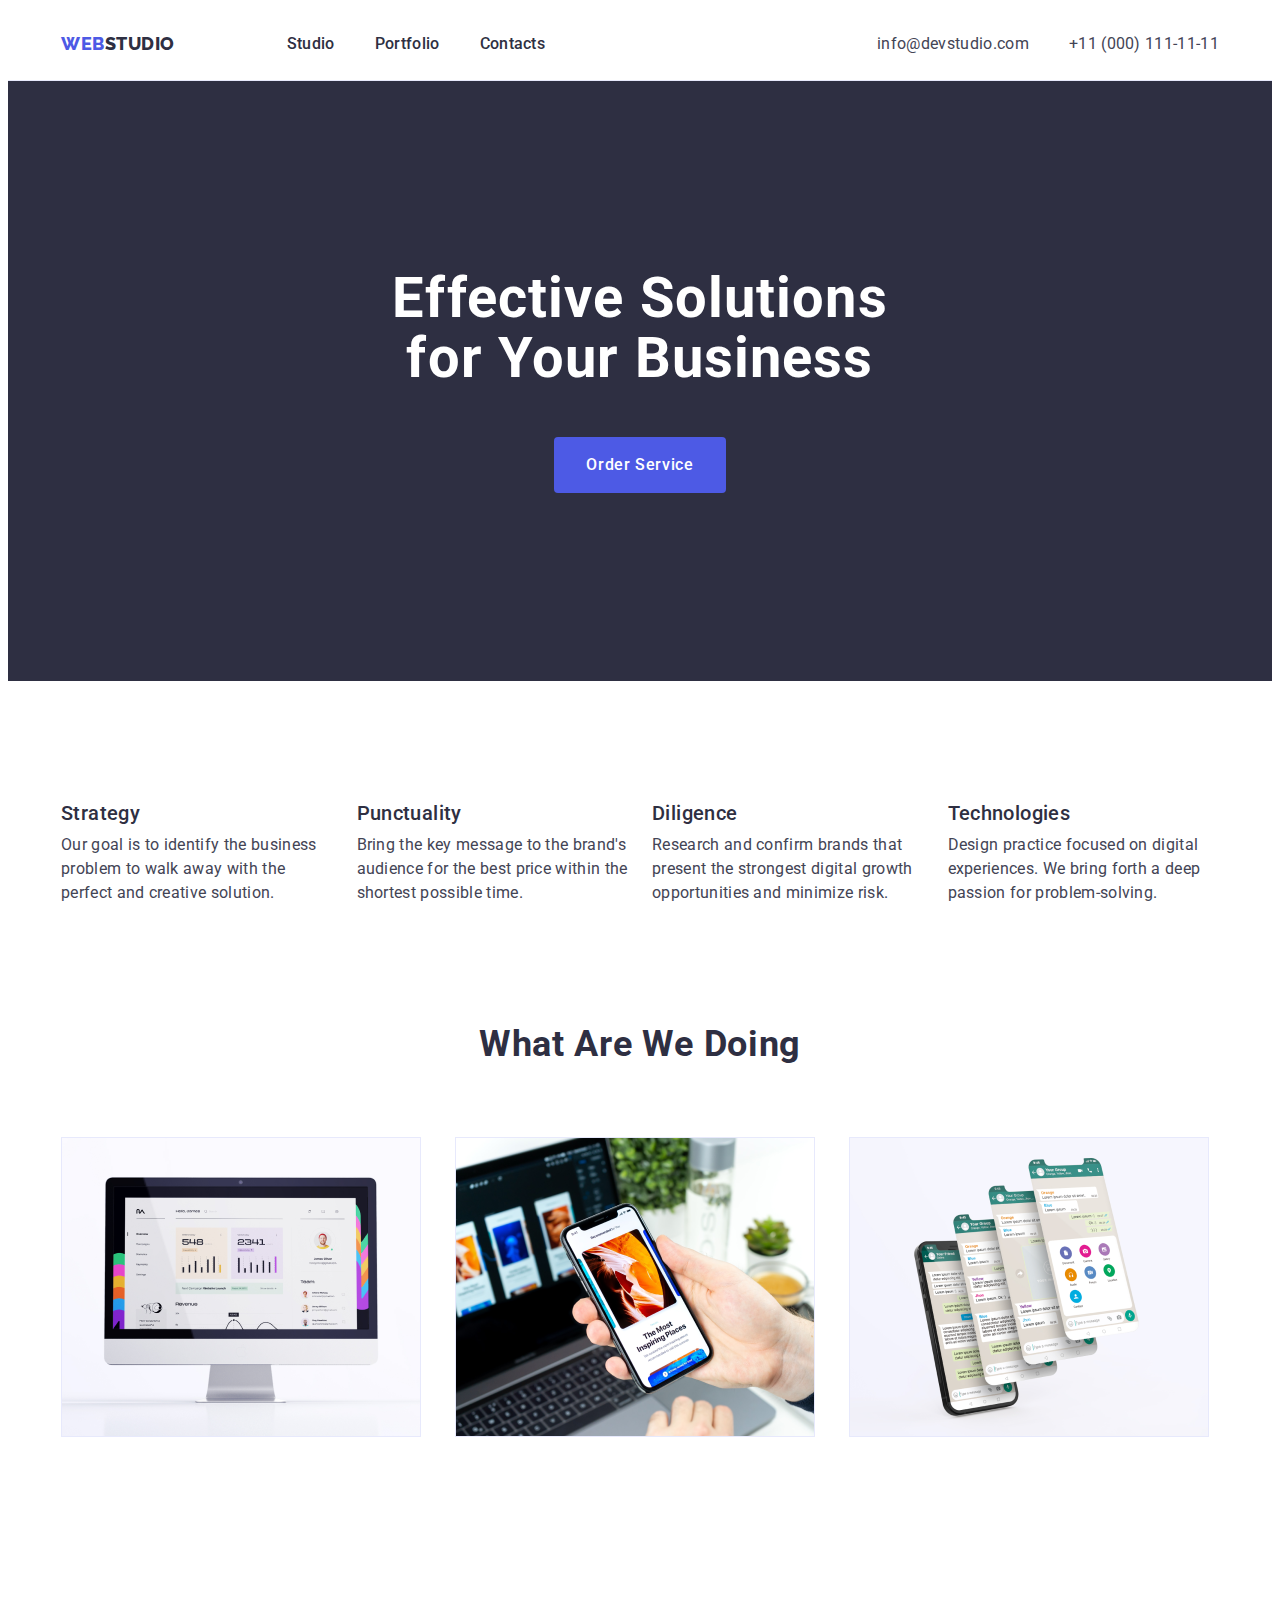
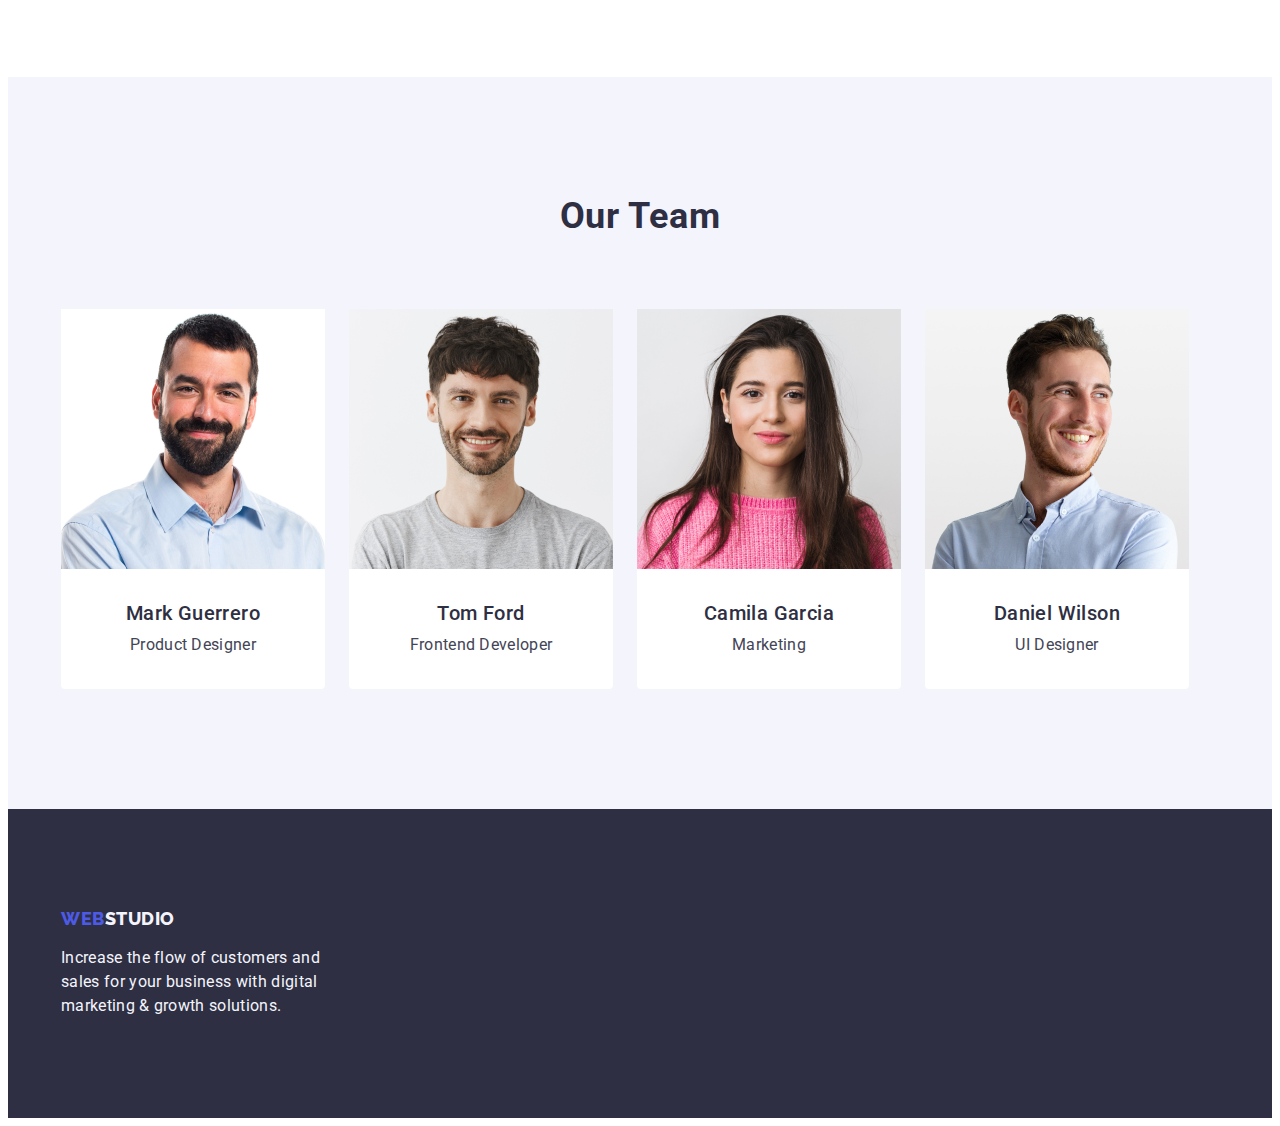
<file: index.html>
<!DOCTYPE html>
<html lang="en">
<head>
    <meta charset="UTF-8">
    <meta http-equiv="X-UA-Compatible" content="IE=edge">
    <meta name="viewport" content="width=device-width, initial-scale=1.0">
    <title>WEBSTUDIO</title>
    <link 
        rel="stylesheet" 
        href="https://cdnjs.cloudflare.com/ajax/libs/modern-normalize/2.0.0/modern-normalize.min.css" 
        integrity="sha512-4xo8blKMVCiXpTaLzQSLSw3KFOVPWhm/TRtuPVc4WG6kUgjH6J03IBuG7JZPkcWMxJ5huwaBpOpnwYElP/m6wg==" 
        crossorigin="anonymous" 
        referrerpolicy="no-referrer">

    <link 
        rel="preconnect" 
        href="https://fonts.googleapis.com">

    <link 
        rel="preconnect" 
        href="https://fonts.gstatic.com"
        crossorigin>

    <link 
        href="https://fonts.googleapis.com/css2?family=Montserrat&family=Roboto:wght@400;500;700&display=swap" 
        rel="stylesheet">

    <link
        href="https://fonts.googleapis.com/css2?family=Montserrat&family=Raleway&family=Roboto:wght@400;500;700&display=swap"
        rel="stylesheet">

    <link 
        rel="preconnect" 
        href="https://fonts.googleapis.com">

    <link 
        rel="preconnect" 
        href="https://fonts.gstatic.com" 
        crossorigin>

    <link
        href="https://fonts.googleapis.com/css2?family=Montserrat&family=Raleway:wght@400;800&family=Roboto:wght@400;500;700&display=swap"
        rel="stylesheet">
    
    <link 
       rel="stylesheet" 
       href="./css/styles.css">

</head>
<body>
 <header class="header">
    <div class="container header-container">
    <nav class="header-navigation">
    <a href="./index.html" class="link header-logo-accent">Web<span
            class="logo-accent-white header-logo-noaccent">Studio</span></a>
        <ul class="list header-menu"> 
            <li class="header-menu-item">
                <a class="header-menu-item link" href="./index.html">Studio</a>
            </li>
            <li class="header-menu-item">
                <a class="header-menu-item link" href="./portfolio.html">Portfolio</a>
            </li>
            <li class="header-menu-item">
                <a class="header-menu-item link" href="">Contacts</a>
            </li>
        </ul>
    </nav>
    <address class="address-menu-item">
    <ul class="list header-adress">
        <li class="header-menu-info"> 
            <a class="header-menu-info link" href="mailto:info@devstudio.com">
                info@devstudio.com
            </a>
        </li>
        <li class="header-menu-info">
            <a class="header-menu-info link" href="tel:+110001111111">
                +11 (000) 111-11-11
            </a>
        </li>
    </ul>
    </address>
    </div>
 </header> 
 <main>
    <section class="hero">
    <div class="container container-hero">
        <h1 class="hero-title"> Effective Solutions
        for Your Business</h1>
        <button type="button" class="hero-btn">Order Service</button>
        </div>
    </section>
    <section class="adventages">
    <div class="container container-adventages">
        <h2 class="visually-hidden">Adventages</h2> 
        <ul class="adventages-list list">
            <li class="adventages-item">
                <h3 class="adventages-subtitle"> Strategy </h3>
                <p class="adventages-item-text"> Our goal is to identify the business
                problem to walk away with the perfect and creative solution.</p>
            </li>
            <li class="adventages-item">
                <h3 class="adventages-subtitle">Punctuality</h3>
                <p class="adventages-item-text"> Bring the key message to the brand's audience for the best price within the shortest possible time.</p>
            </li>
            <li class="adventages-item">
                <h3 class="adventages-subtitle">Diligence</h3>
                <p class="adventages-item-text"> Research and confirm brands that present the strongest digital growth opportunities and minimize risk.</p>
            </li>
            <li class="adventages-item">
                <h3 class="adventages-subtitle">Technologies</h3>
                <p class="adventages-item-text">Design practice focused on digital experiences. We bring forth a deep passion for problem-solving.</p>
            </li>
        </ul>
    </div>
    </section>
    <section class="work">
    <div class="container">
        <h2 class="work-title">What are we doing</h2>
        <ul class="work-menu list">
            <li class="work-item"><img src="./images/img_1.jpg" alt="computer" width="360" height="300"></li>
            <li class="work-item"><img src="./images/img_2.jpg" alt="site" width="360" height="300"></li>
            <li class="work-item"><img src="./images/img_3.jpg" alt="phone" width="360" height="300"></li>
        </ul>
    </div>
    </section>
    <section class="team">
    <div class="container">
        <h2 class="team-title">Our Team</h2>
        <ul class="team-list list">
            <li class="team-list-item">
                <img src="./images/img_4.jpg" alt="Mark" width="264" height="260">
                <div class="team-name">
                <h3 class="title-h">Mark Guerrero</h3>
                <p class="text-p">Product Designer</p>
                </div>
            </li>
            <li class="team-list-item">
                <img src="./images/img_5.jpg" alt="Tom" width="264" height="260">
                <div class="team-name">
                <h3 class="title-h">Tom Ford</h3>
                <p class="text-p">Frontend Developer</p>
                </div>
            </li>
            <li class="team-list-item">
                <img src="./images/img_6.jpg" alt="Camila" width="264" height="260">
                <div class="team-name">
                <h3 class="title-h">Camila Garcia</h3>
                <p class="text-p">Marketing</p>
                </div>
            </li>
            <li class="team-list-item">
                <img src="./images/img_7.jpg" alt="Daniel" width="264" height="260">
                <div class="team-name">
                <h3 class="title-h">Daniel Wilson</h3>
                <p class="text-p">UI Designer</p>
                </div>
            </li>
        </ul>
    </div>
    </section>
 </main> 
<footer class="footer-item">
    <div class="container container-footer">
        <a href="./index.html" class="link footer-logo-accent">Web<span class="footer-logo">Studio</span></a>
        <p class="footer-text">Increase the flow of customers and sales for your business with digital marketing &
            growth solutions.</p>
    </div>
</footer>
</body>
</html>
</file>
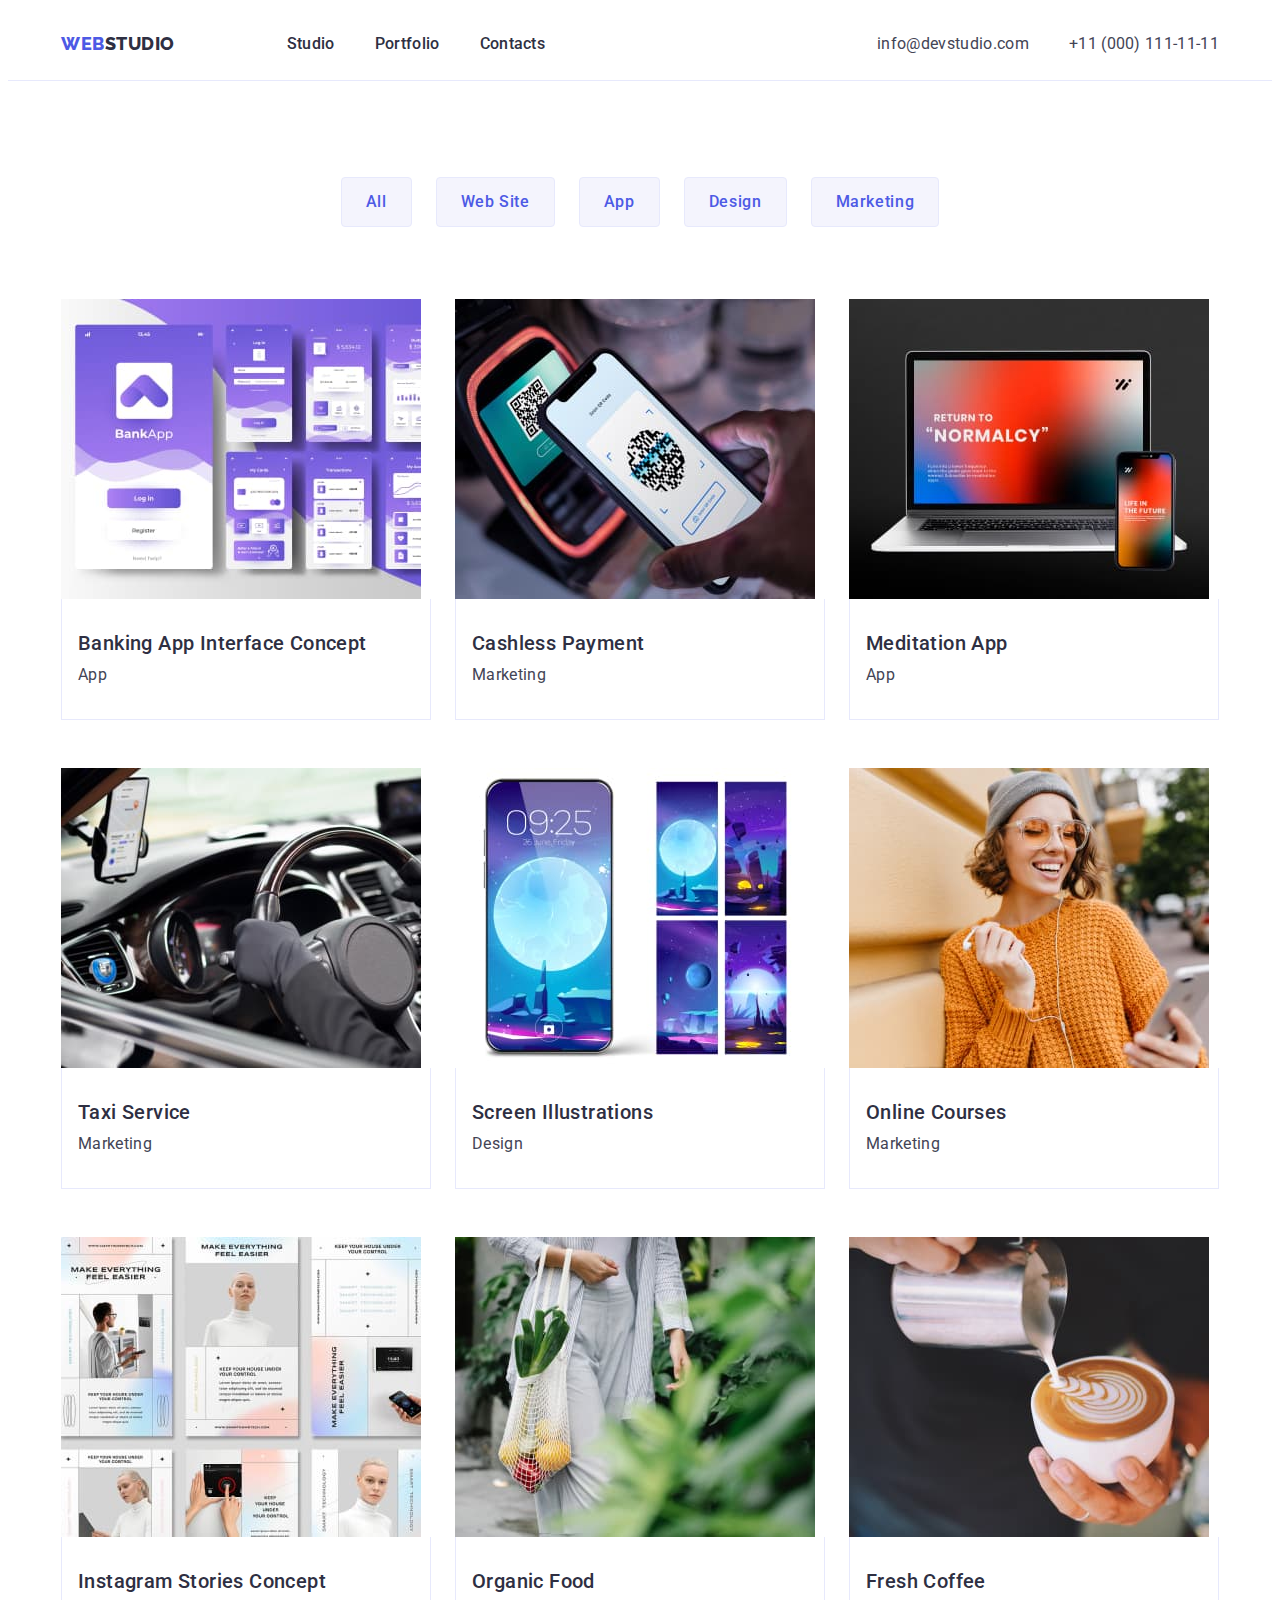
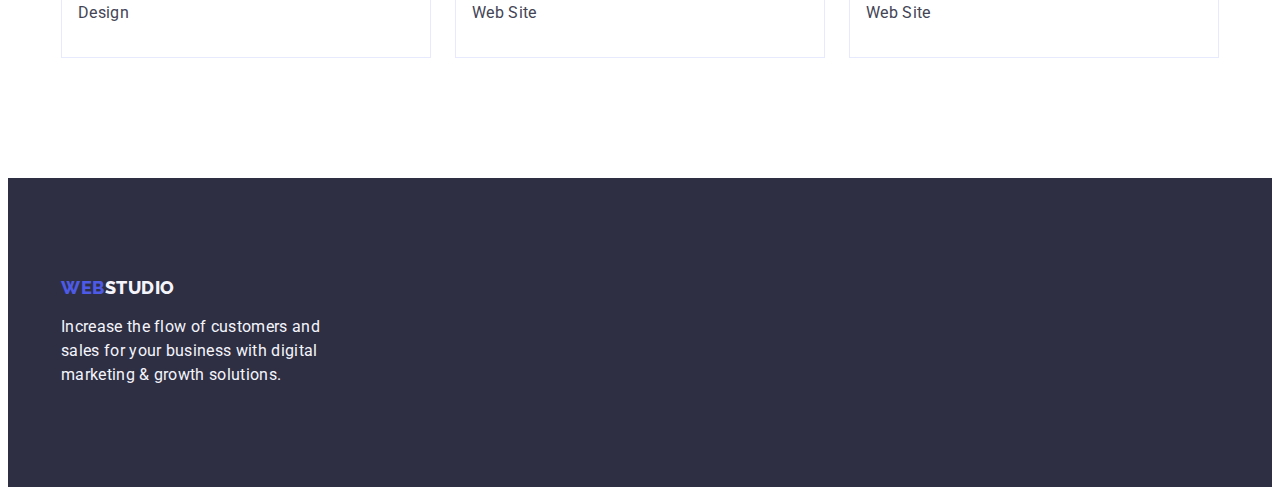
<file: portfolio.html>
<!DOCTYPE html>
<html lang="en">
<head>
    <meta charset="UTF-8">
    <meta http-equiv="X-UA-Compatible" content="IE=edge">
    <meta name="viewport" content="width=device-width, initial-scale=1.0">
    <title>WEBSTUDIO</title>
    <link rel="stylesheet" href="https://cdnjs.cloudflare.com/ajax/libs/modern-normalize/2.0.0/modern-normalize.min.css"
        integrity="sha512-4xo8blKMVCiXpTaLzQSLSw3KFOVPWhm/TRtuPVc4WG6kUgjH6J03IBuG7JZPkcWMxJ5huwaBpOpnwYElP/m6wg=="
        crossorigin="anonymous" referrerpolicy="no-referrer">

    <link rel="preconnect" href="https://fonts.googleapis.com">

    <link rel="preconnect" href="https://fonts.gstatic.com" crossorigin>

    <link href="https://fonts.googleapis.com/css2?family=Montserrat&family=Roboto:wght@400;500;700&display=swap"
        rel="stylesheet">

    <link
        href="https://fonts.googleapis.com/css2?family=Montserrat&family=Raleway&family=Roboto:wght@400;500;700&display=swap"
        rel="stylesheet">

    <link rel="preconnect" href="https://fonts.googleapis.com">

    <link rel="preconnect" href="https://fonts.gstatic.com" crossorigin>

    <link
        href="https://fonts.googleapis.com/css2?family=Montserrat&family=Raleway:wght@400;800&family=Roboto:wght@400;500;700&display=swap"
        rel="stylesheet">

    <link rel="stylesheet" href="./css/styles.css">

</head>
<body>
<header class="header">
    <div class="container header-container">
        <nav class="header-navigation">
            <a href="./index.html" class="link header-logo-accent">Web<span
                    class="logo-accent-white header-logo-noaccent">Studio</span></a>
            <ul class="list header-menu">
                <li class="header-menu-item">
                    <a class="header-menu-item link" href="./index.html">Studio</a>
                </li>
                <li class="header-menu-item">
                    <a class="header-menu-item link" href="./portfolio.html">Portfolio</a>
                </li>
                <li class="header-menu-item">
                    <a class="header-menu-item link" href="">Contacts</a>
                </li>
            </ul>
        </nav>
        <address class="address-menu-item">
            <ul class="list header-adress">
                <li class="header-menu-info">
                    <a class="header-menu-info link" href="mailto:info@devstudio.com">
                        info@devstudio.com
                    </a>
                </li>
                <li class="header-menu-info">
                    <a class="header-menu-info link" href="tel:+110001111111">
                        +11 (000) 111-11-11
                    </a>
                </li>
            </ul>
        </address>
    </div>
</header>
<main>
    <section class="cont-port">
    <div class="container">
        <h1 class="visually-hidden">INFO</h1>
        <ul class="list btn-item">
            <li>
                <button type="button" class="text-button">All</button>
            </li>
            <li>
                <button type="button" class="text-button">Web Site</button>
            </li>
            <li>
                <button type="button" class="text-button">App</button>
            </li>
            <li>
                <button type="button" class="text-button">Design</button>
            </li>
            <li>
                <button type="button" class="text-button">Marketing</button>
            </li>
        </ul>
        <ul class="list img-list">
            <li class="img-box">
              <a href="" class="link">
              <img src="./images/1.jpg" width="360" height="300" alt="App">
              <div class="cont-info">
              <h2 class="title-h-port">Banking App Interface Concept</h2>
              <p class="text-p-port">App</p>
              </div>
            </a>
            </li>
            <li class="img-box">
                <a href="" class="link">
                <img src="./images/2.jpg" width="360" height="300" alt="Marketing">
                <div class="cont-info">
                <h2 class="title-h-port">Cashless Payment</h2>
                <p class="text-p-port">Marketing</p>
                </div>
                </a>
            </li>
            <li class="img-box">
                <a href="" class="link">
                <img src="./images/3.jpg" width="360" height="300" alt="App">
                <div class="cont-info">
                <h2 class="title-h-port">Meditation App</h2>
                <p class="text-p-port">App</p>
                </div>
                </a>
            </li>
            <li class="img-box">
                <a href="" class="link">
                <img src="./images/4.jpg" width="360" height="300" alt="Marketing">
                <div class="cont-info">
                <h2 class="title-h-port">Taxi Service</h2>
                <p class="text-p-port">Marketing</p>
                </div>
                </a>
            </li>
            <li class="img-box">
                <a href="" class="link">
                <img src="./images/5.jpg" width="360" height="300" alt="Design">
                <div class="cont-info">
                <h2 class="title-h-port">Screen Illustrations</h2>
                <p class="text-p-port">Design</p>
                </div>
                </a>
            </li>
            <li class="img-box">
                <a href="" class="link">
                <img src="./images/6.jpg" width="360" height="300" alt="Marketing">
                <div class="cont-info">
                <h2 class="title-h-port">Online Courses</h2>
                <p class="text-p-port">Marketing</p>
                </div>
                </a>
            </li>
            <li class="img-box">
                <a href="" class="link">
                <img src="./images/7.jpg" width="360" height="300" alt="Desing">
                <div class="cont-info">
                <h2 class="title-h-port">Instagram Stories Concept</h2>
                <p class="text-p-port">Design</p>
                </div>
                </a>
            </li>
            <li class="img-box">
                <a href="" class="link">
                <img src="./images/8.jpg" width="360" height="300" alt="Web Site">
                <div class="cont-info">
                <h2 class="title-h-port">Organic Food</h2>
                <p class="text-p-port">Web Site</p>
                </div>
                </a>
            </li>
            <li class="img-box">
                <a href="" class="link">
                <img src="./images/9.jpg" width="360" height="300" alt="Web Site">
                <div class="cont-info">
                <h2 class="title-h-port">Fresh Coffee</h2>
                <p class="text-p-port">Web Site</p>
                </div>
                </a>
            </li>
        </ul>
    </div>
    </section> 
</main>

<footer class="footer-item">
    <div class="container container-footer">
        <a href="./index.html" class="link footer-logo-accent">Web<span class="footer-logo">Studio</span></a>
        <p class="footer-text">Increase the flow of customers and sales for your business with digital marketing &
            growth solutions.</p>
    </div>
</footer>
</body>

</html>
</file>
<file: css/styles.css>
:root {
    --iris: #4D5AE5;
    --navyblue: #2E2F42;
    --slate: #434455;
    --white: #FFFFFF;
    --cloud: #F4F4FD;
}

p, h1, h2, h3, h4, h5, h6 {
    margin-top: 0;
    margin-bottom: 0;
}

ul, ol {
    margin-top: 0;
    margin-bottom: 0;
    padding-left: 0;
}

body{
    font-family: "Roboto", sans-serif;
    color: #434455;
    background-color: #FFFFFF;
}

.container {
    width: 100%;
    max-width: 1158px;
    padding-left: 15px;
    padding-right: 15px;
    margin: 0 auto;
    /*outline: 2px solid red;*/
}
.link{
    text-decoration: none;
}
.list{
    list-style: none;
}

img {
    display: block;
}

.visually-hidden {
        position: absolute;
        width: 1px;
        height: 1px;
        margin: -1px;
        border: 0;
        padding: 0;
        white-space: nowrap;
        clip-path: inset(100%);
        clip: rect(0 0 0 0);
        overflow: hidden;
}

/* HEADER */

.header {
    border-bottom: 1px solid #e7e9fc
}
.header-logo-noaccent {
    color: #f4f4fd;
    font-size: 18px;
    font-family: "Raleway", sans-serif;
    font-weight: 800;
    line-height: 1.17;
    letter-spacing: 0.03em;
    text-transform: uppercase;
}

.logo-accent-white {
    color:var(--navyblue)
}

.header-logo-accent{
    color: #4D5AE5;
    font-size: 18px;
    font-family:"Raleway", sans-serif;
    font-weight: 800;
    line-height: 1.17;
    letter-spacing: 0.03em;
    text-transform: uppercase;
    margin-right: 76px;
}

.header-container{
    display: flex;
    align-items: center;
    gap: 332px;

}

.header-navigation {
    display: flex;
    align-items: center;
    flex-grow: 1;
    justify-content: space-between;    
}

.header-menu {
    display: flex;
    gap: 40px;
}

.header-adress {
    display: flex;
    gap: 40px;
}

.header-menu-item{
    color: #2E2F42;
        font-size: 16px;
        font-weight: 500;
        line-height: 1.5;
        letter-spacing: 0.02em;
        padding: 24px 0;
}

.header-menu-item:hover {
   color: #404bbf;
}

.header-menu-item:focus{
color: #404bbf;
}

.header-menu-info{
        color: #434455;
        font-size: 16px;
        font-family: Roboto;
        line-height: 1.5;
        letter-spacing: 0.02em;
}

.header-menu-info:hover {
   color: #404bbf; 
}
.header-menu-info:focus {
    color: #404bbf;
}

.address-menu-item {
   font-style: normal;
}

/* HERO */

.container-hero {
    background-color: #2E2F42;
    text-align: center; 
}

.hero{
    background-color: #2E2F42;
    padding: 188px 0;
}

.hero-title {
    color: #FFF;
    font-size: 56px;
    font-weight: 700;
    line-height: 1.07;
    letter-spacing: 0.02em;
    max-width: 496px;
    margin: 0 auto;
    margin-bottom: 48px;
    border-radius: 4px;
}

.hero-btn{
    color: #FFF;
    font-family: "Roboto", sans-serif;
    font-size: 16px;
    font-weight: 500;
    line-height: 1.5;
    letter-spacing: 0.04em;
    background-color: #4D5AE5;
    cursor: pointer;
    padding: 16px 32px;
    border: none;
    display: block;
    margin: 0 auto;
    min-width: 169px;
    height: 56px;
    border-radius: 4px;
}

.hero-btn:hover{
background-color: #404BBF;
}
.hero-btn:focus {
    background-color: #404BBF;
}

/* ADVENTAGES */

.container-adventages{

}

.adventages{
  padding-top: 120px;
  padding-bottom: 120px;  
}

.adventages-list {
    width: 100%;
    display: flex;
    gap: 24px;
}

.adventages-item {
    width: calc((100% - 3 * 24px) / 4);

}

.adventages-subtitle {
        color: #2E2F42;
        font-size: 20px;
        font-weight: 500;
        line-height: 1.2;
        letter-spacing: 0.02em;
        margin-bottom: 8px;
}

.adventages-item-text {
        color: #434455;
        text-shadow: 0px 4px 4px 0px rgba(0, 0, 0, 0.25);
        font-size: 16px;
        line-height: 1.5;
        letter-spacing: 0.02em;

}

/* WORK */

.work {
    padding-bottom: 120px;
}

.work-title {
    color: #2E2F42;
    text-align: center;
    font-size: 36px;
    font-weight: 700;
    line-height: 1.11;
    letter-spacing: 0.02em;
    text-transform: capitalize;
    max-width: 325px;
    margin: 0 auto;
    margin-bottom: 72px;
    gap: 24px;
}

.work-item {
    width: calc((100% - 3 * 16px) / 3);
}

.work-menu {
    display: flex;
    padding-bottom: 120px;
    gap: 24px;
}

/* TEAM */

.team {
    background-color: #F4F4FD;
    padding: 120px 0;
}

.team-title {
    color: #2E2F42;
    text-align: center;
    font-size: 36px;
    font-weight: 700;
    line-height: 1.11;
    letter-spacing: 0.02em;
    text-transform: capitalize;
    background-color: #F4F4FD;
    max-width: 164px;
    margin: 0 auto;
    margin-bottom: 72px;
}

.team-list {
    display: flex;
    gap: 24px;
    border-radius: 0px 0px 4px 4px;
}

.team-list-item {
    background-color: #FFFFFF;
    width: calc((100%-3*24) / 4);
    border-radius: 0px 0px 4px 4px;
}

.team-name {
    padding: 32px 16px;
}

.title-h {
    color: #2E2F42;
    text-align: center;
    font-size: 20px;
    font-weight: 500;
    line-height: 1.2;
    letter-spacing: 0.02em;
    margin-bottom: 8px;

}

.text-p {
    color: #434455;
    font-size: 16px;
    line-height: 1.5;
    letter-spacing: 0.02em;
    text-align: center;

}

/* FOOTER */
.container-footer {

}

.footer-item {
    background-color: #2E2F42;
    padding: 100px 0;
    
}

.footer-logo {
    color: #F4F4FD;
    font-size: 18px;
    font-family: Raleway;
    font-weight: 800;
    line-height: 1.16;
    letter-spacing: 0.03em;
    text-transform: uppercase;
    display: inline-block;
}

.footer-logo-accent {
    color: #4D5AE5;
    font-size: 18px;
    font-family: Raleway;
    font-weight: 800;
    line-height: 1.16;
    letter-spacing: 0.03em;
    text-transform: uppercase; 
    display: inline-block;
    margin-bottom: 16px;
    
}

.footer-text {
    color: #F4F4FD;
    font-size: 16px;
    line-height: 1.5;
    letter-spacing: 0.02em;
    max-width: 264px;

}

/* PORTFOLIO */

.cont-port {
    padding: 96px 0 120px 0;
}

.btn-item {
    display: flex;
    align-items: flex-start;
    width: calc((100% - 4*24) / 5);
    gap: 24px;
    justify-content: center;
    margin: 0 auto;
    margin-bottom: 72px;
}

.text-button{
    color: #4D5AE5;
    font-family: "Roboto", sans-serif;
    font-size: 16px;
    font-weight: 500;
    line-height: 1.5;
    letter-spacing: 0.04em;
    background-color: #F4F4FD;
    cursor: pointer;   
    border-radius: 4px;
    border: 1px solid  #E7E9FC;
    padding: 12px 24px;
}



.text-button:hover{
    background-color: #404BBF;
    color: #FFF;
    text-align: center;
    border: 1px solid transparent;
}

.text-button:focus{
    background-color: #404BBF;
    color:  #FFF;
    text-align: center;
    border: 1px solid transparent;
}

.img-list {
    display: flex;
    flex-wrap: wrap;
    row-gap: 48px;;
    column-gap: 24px;
}

.img-box {
    width: calc((100% - 48px) / 3);
    justify-content: center;
}

.cont-info {
    padding: 32px 16px;
    border: 1px solid #e7e9fc;
    border-top: none;
}

.title-h-port {
    color: #2E2F42;
    font-size: 20px;
    font-weight: 500;
    line-height: 1.2;
    letter-spacing: 0.02em;
    margin-bottom: 8px;
}

.text-p-port {
    color: #434455;
    font-size: 16px;
    line-height: 1.5;
    letter-spacing: 0.02em;
}
</file>
